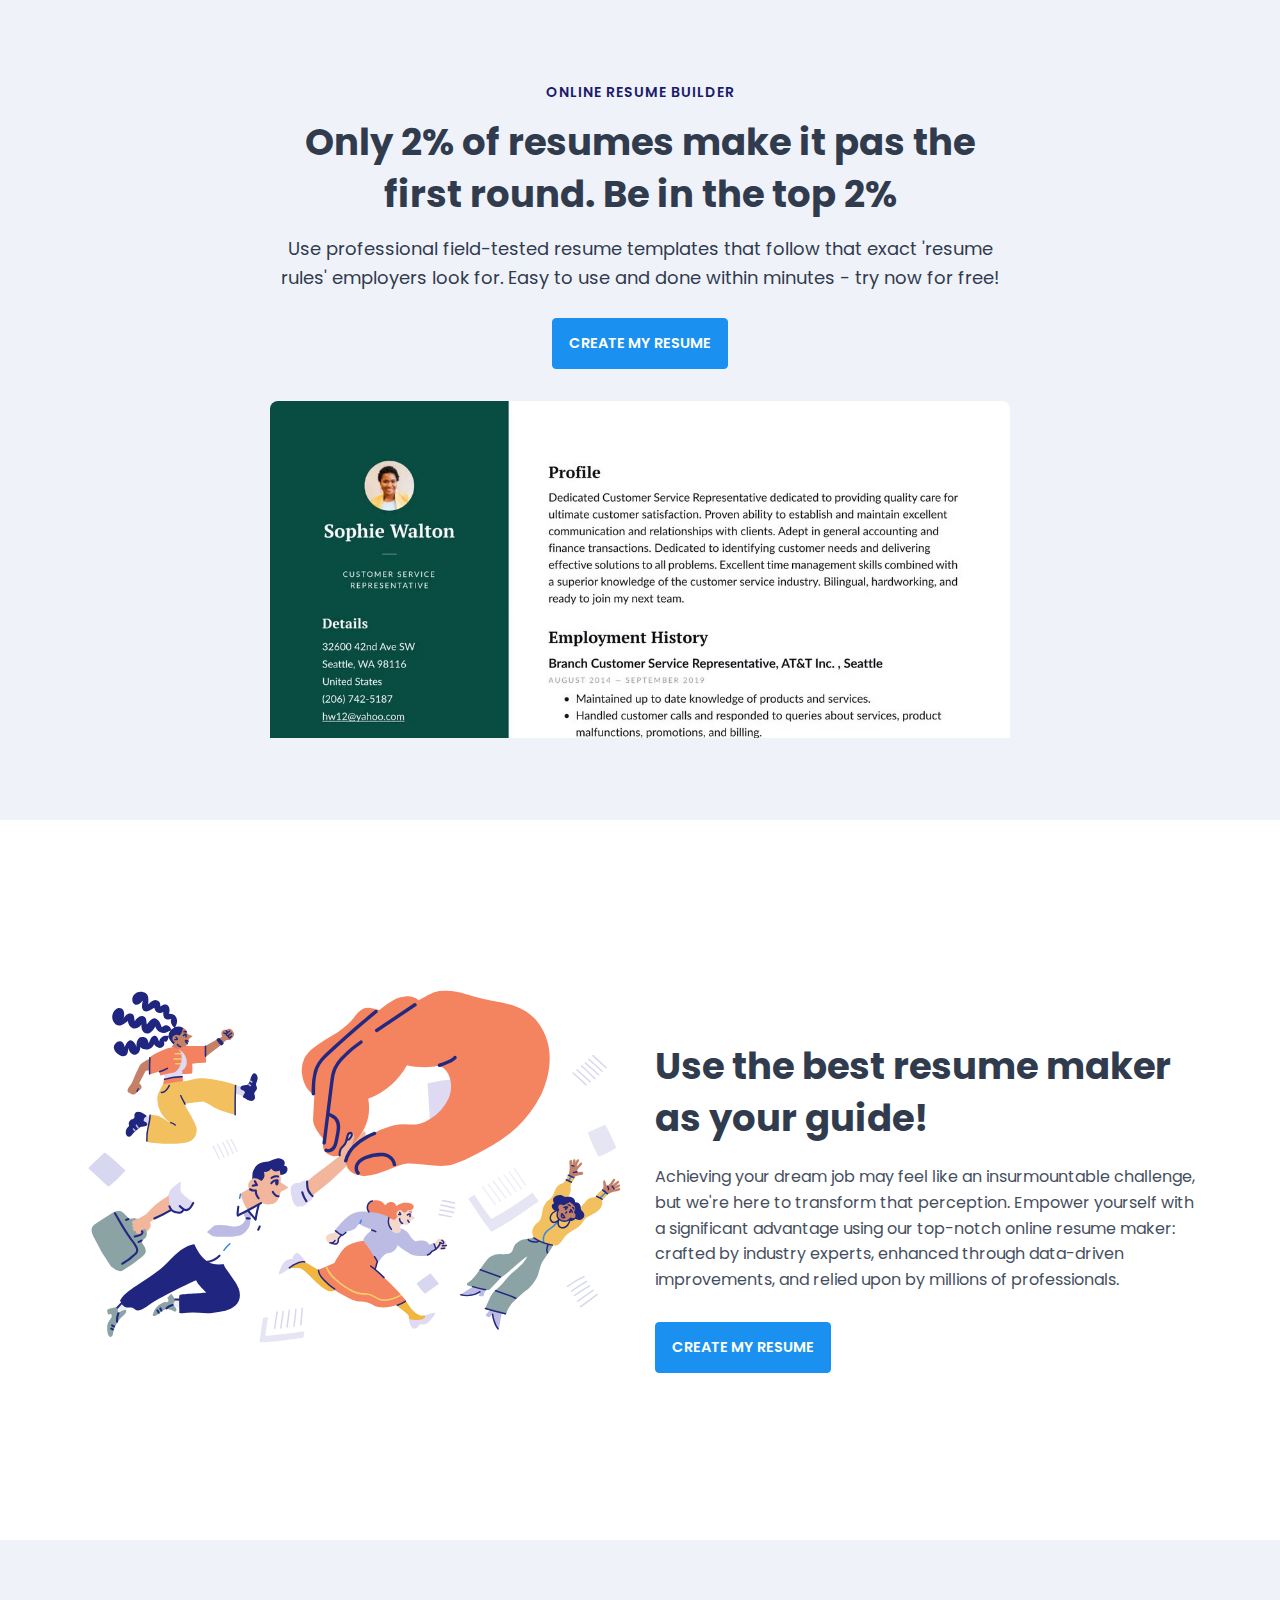
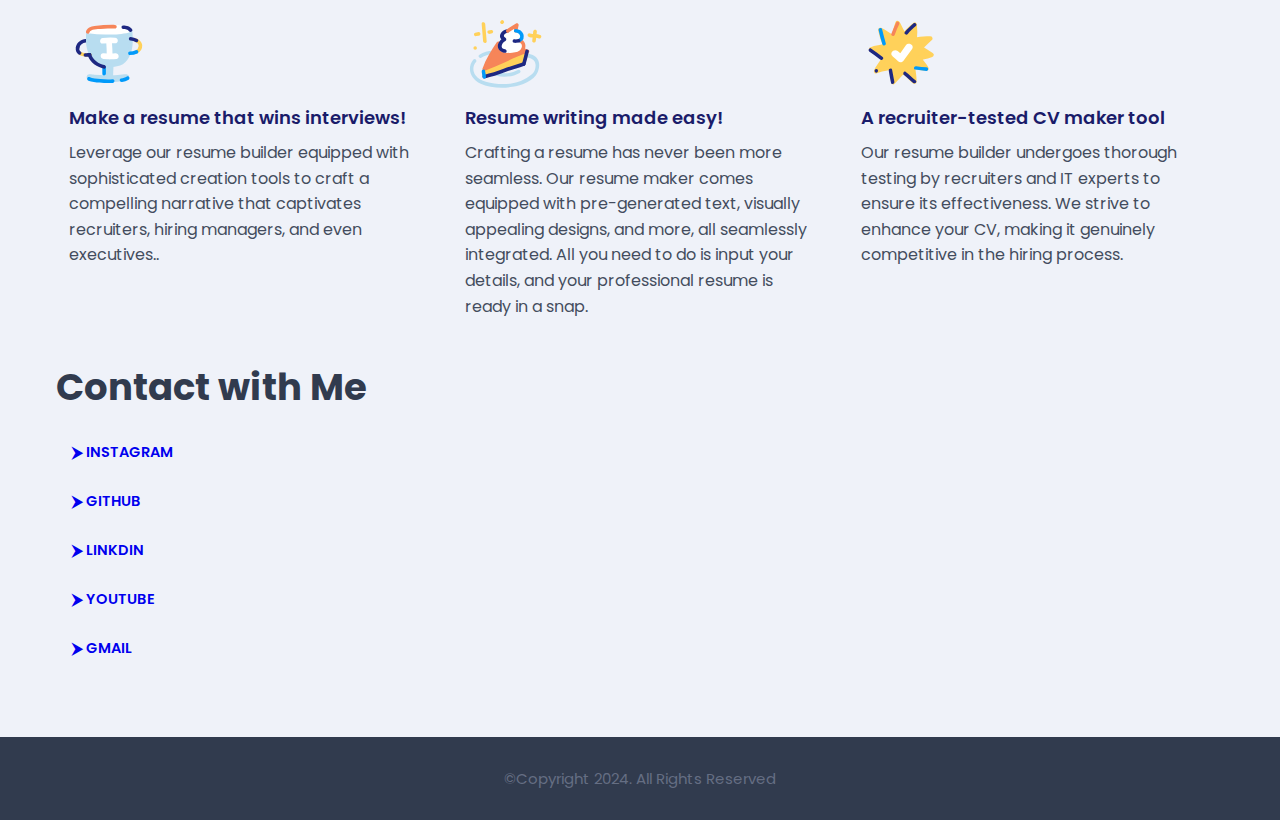
<file: index.html>
<!DOCTYPE html>
<html>

<head>
    <meta charset="utf-8">
    <meta http-equiv="X-UA-Compatible" content="IE=edge">
    <title>Create Resume Online</title>
    <meta name="description" content="">
    <meta name="viewport" content="width=device-width, initial-scale=1">
    <link rel="icon" type="image/icon" href="assets/images/curriculum-vitae.ico">
    <link rel="stylesheet" href="assets/css/main.css">
</head>

<body>


    <header class="header bg-bright" id="header">
        <div class="container">
            <div class="header-content text-center">
                <h6 class="text-uppercase text-blue-dark fs-14 fw-6 ls-1">online resume builder</h6>
                <h1 class="lg-title">Only 2% of resumes make it pas the first round. Be in the top 2%</h1>
                <p class="text-dark fs-18">Use professional field-tested resume templates that follow that exact 'resume
                    rules' employers look for. Easy to use and done within minutes - try now for free!</p>
                <a href="resume.html" class="btn btn-primary text-uppercase">create my resume</a>
                <img src="assets/images/dublin-resume-templates.avif">
            </div>
        </div>
    </header>

    <div class="section-one">
        <div class="container">
            <div class="section-one-content">
                <div class="section-one-l">
                    <img
                        src="assets/images/visual-0c7080adf17f1f207276f613447c924f667dab34b7ac415cd7ef653172defd0b.svg">
                </div>
                <div class="section-one-r text-center">
                    <h2 class="lg-title">Use the best resume maker as your guide!</h2>
                    <p class="text">Achieving your dream job may feel like an insurmountable challenge, but we're here
                        to transform that perception. Empower yourself with a significant advantage using our top-notch
                        online resume maker: crafted by industry experts, enhanced through data-driven improvements, and
                        relied upon by millions of professionals.</p>
                    <div class="btn-group">
                        <a href="resume.html" class="btn btn-primary text-uppercase">create my resume</a>
                        <!-- <a href = "#" class = "btn btn-secondary text-uppercase">watch video</a> -->
                    </div>
                </div>
            </div>
        </div>
    </div>

    <div class="section-two bg-bright">
        <div class="container">
            <div class="section-two-content">
                <div class="section-items">
                    <div class="section-item">
                        <div class="section-item-icon">
                            <img src="assets/images/feature-1-edf4481d69166ac81917d1e40e6597c8d61aa970ad44367ce78049bf830fbda5.svg"
                                alt="">
                        </div>
                        <h5 class="section-item-title">Make a resume that wins interviews!</h5>
                        <p class="text">Leverage our resume builder equipped with sophisticated creation tools to craft
                            a compelling narrative that captivates recruiters, hiring managers, and even executives..
                        </p>
                    </div>

                    <div class="section-item">
                        <div class="section-item-icon">
                            <img src="assets/images/feature-2-a7a471bd973c02a55d1b3f8aff578cd3c9a4c5ac4fc74423d94ecc04aef3492b.svg"
                                alt="">
                        </div>
                        <h5 class="section-item-title">Resume writing made easy!</h5>
                        <p class="text">Crafting a resume has never been more seamless. Our resume maker comes equipped
                            with pre-generated text, visually appealing designs, and more, all seamlessly integrated.
                            All you need to do is input your details, and your professional resume is ready in a snap.
                        </p>
                    </div>

                    <div class="section-item">
                        <div class="section-item-icon">
                            <img src="assets/images/feature-3-4e87a82f83e260488c36f8105e26f439fdc3ee5009372bb5e12d9421f32eabdd.svg"
                                alt="">
                        </div>
                        <h5 class="section-item-title">A recruiter-tested CV maker tool</h5>
                        <p class="text">Our resume builder undergoes thorough testing by recruiters and IT experts to
                            ensure its effectiveness. We strive to enhance your CV, making it genuinely competitive in
                            the hiring process.</p>
                    </div>
                    <div class="contact-section">
                        <h2 class="lg-title">Contact with Me</h2>
                        <a href="https://www.instagram.com/dev_nabarup/" class="btn btn-group text-uppercase">⮞
                            Instagram</a>
                        <br>
                        <a href="https://github.com/nabarup87" class="btn btn-group text-uppercase">⮞ GitHub</a>
                        <br>
                        <a href="https://www.linkedin.com/in/nabarup-roy-1a5002252/"
                            class="btn btn-group text-uppercase">⮞ Linkdin</a>
                        <br>
                        <a href="https://www.youtube.com/channel/UCrEi2b7_swbGMwLFgzzTU4Q"
                            class="btn btn-group text-uppercase">⮞ Youtube</a>
                        <br>
                        <a href="#" class="btn btn-group text-uppercase" id="GmailButton">⮞ Gmail</a>

                        <script>
                            document.getElementById('GmailButton').addEventListener('click', function () {
                                setTimeout(function () {
                                    window.location.href = "mailto:nabaruproy.dev@gmail.com";
                                }, 1000);
                            });
                        </script>


                    </div>
                </div>
            </div>
        </div>
    </div>

    <footer class="footer bg-dark">
        <div class="container">
            <div class="footer-content text-center">
                <p class="fs-15">&copy;Copyright 2024. All Rights Reserved</p>
            </div>
        </div>
    </footer>

</body>

</html>
</file>
<file: assets/css/main.css>
@import url('https://fonts.googleapis.com/css2?family=Manrope:wght@200;300;400;500;600;700;800&family=Poppins:ital,wght@0,100;0,200;0,300;0,400;0,500;0,600;0,700;0,800;0,900;1,100;1,200;1,300;1,400;1,500;1,600;1,700;1,800;1,900&display=swap');

:root{
    --clr-blue: #1A91F0;
    --clr-blue-mid: #1170CD;
    --clr-blue-dark: #1A1C6A;
    --clr-white: #fff;
    --clr-bright: #EFF2F9;
    --clr-dark: #313b4e;
    --clr-black: #000;
    --clr-grey: #656e83;
    --clr-green: #084C41;
    --font-poppins: 'Poppins', sans-serif;
    --font-manrope: 'Manrope', sans-serif;;
    --transition: all 300ms ease-in-out;
}

*{
    padding: 0;
    margin: 0;
    box-sizing: border-box;
}

html{
    font-size: 10px;
}

body{
    font-size: 1.6rem;
    font-family: var(--font-poppins);
}

button{
    border: none;
    background-color: transparent;
    outline: 0;
    cursor: pointer;
    font-family: inherit;
}

img{
    width: 100%;
    display: block;
}

a{
    text-decoration: none;
}

/* fonts */
.font-poppins{font-family: var(--font-poppins);}
.font-manrope{font-family: var(--font-manrope);}

/* text colors */
.text-blue{color: var(--clr-blue);}
.text-blue-mid{color: var(--clr-blue-mid);}
.text-blue-dark{color: var(--clr-blue-dark);}
.text-bright{color: var(--clr-bright);}
.text-dark{color: var(--clr-dark);}
.text-grey{color: var(--clr-grey);}
.text-white{color: var(--clr-white);}

/* backgrounds */
.bg-blue{background-color: var(--clr-blue);}
.bg-blue-mid{background-color: var(--clr-blue-mid);}
.bg-blue-dark{background-color: var(--clr-blue-dark);}
.bg-bright{background-color: var(--clr-bright);}
.bg-dark{background-color: var(--clr-dark);}
.bg-grey{background-color: var(--clr-grey);}
.bg-white{background-color: var(--clr-white);}
.bg-black{background-color: var(--clr-black);}
.bg-green{background-color: var(--clr-green);}

.text-center{ text-align: center;}
.text-left{text-align: left;}
.text-right{text-align: right;}
.text-uppercase{text-transform: uppercase;}
.text-lowercase{text-transform: lowercase;}
.text-capitalize{text-transform: capitalize;}
.text{
    color: var(--clr-dark);
    opacity: 0.9;
    margin: 2rem 0;
    line-height: 1.6;
}

.fw-2{font-weight: 200;}
.fw-3{font-weight: 300;}
.fw-4{font-weight: 400;}
.fw-5{font-weight: 500;}
.fw-6{font-weight: 600;}
.fw-7{font-weight: 700;}
.fw-8{font-weight: 800;}

.fs-13{font-size: 13px;}
.fs-14{font-size: 14px;}
.fs-15{font-size: 15px;}
.fs-16{font-size: 16px;}
.fs-17{font-size: 17px;}
.fs-18{font-size: 18px;}
.fs-19{font-size: 19px;}
.fs-20{font-size: 20px;}
.fs-21{font-size: 21px;}
.fs-22{font-size: 22px;}
.fs-23{font-size: 23px;}
.fs-24{font-size: 24px;}
.fs-25{font-size: 25px;}

.ls-1{letter-spacing: 1px;}
.ls-2{letter-spacing: 2px;}

.container{
    max-width: 1200px;
    margin: 0 auto;
    padding: 0 1.6rem;
}

/* bars button */
.bars{
    display: flex;
    flex-direction: column;
    justify-content: space-between;
    height: 16.5px;
    width: 25px;
}
.bars .bar{
    width: 100%;
    height: 2px;
    background-color: var(--clr-blue);
    transition: var(--transition);
}

.bars:hover .bar{
    background-color: var(--clr-dark);
}

/* buttons */
.btn{
    font-size: 14.5px;
    font-weight: 600;
    padding: 1.4rem 1.6rem;
    border-radius: 4px;
    display: inline-block;
}

.btn-primary{
    background-color: var(--clr-blue);
    color: var(--clr-white);
    border: 1px solid var(--clr-blue);
    transition: var(--transition);
}

.btn-primary:hover{
    background-color: transparent;
    color: var(--clr-dark);
    border-color: var(--clr-grey);
}

.btn-secondary{
    background-color: transparent;
    color: var(--clr-dark);
    border: 1px solid var(--clr-grey);
    transition: var(--transition);
}

.btn-secondary:hover{
    background-color: var(--clr-blue);
    color: var(--clr-white);
    border-color: var(--clr-blue);
}

.btn-group button:first-child, .btn-group a:first-child{
    margin-right: 1rem!important;
}

/* navbar part */
.navbar{
    height: 80px;
    display: flex;
    align-items: center;
    box-shadow: rgba(0, 0, 0, 0.08) 0px 3px 8px;
}

.navbar .container{
    width: 100%;
}

.navbar-brand{
    display: flex;
    align-items: center;
    justify-content: flex-start;
    font-size: 1.8rem;
}
.navbar-brand-text{
    color: var(--clr-dark);
    font-weight: 600;
}
.navbar-brand-text span{
    color: var(--clr-blue);
}
.navbar-brand-icon{
    width: 25px;
    margin-right: 6px;
    opacity: 0.8;
}
.brand-and-toggler{
    display: flex;
    align-items: center;
    justify-content: space-between;
}
.header{
    min-height: calc(100vh - 80px);
    display: flex;
    flex-direction: column;
    align-items: center;
    justify-content: center;
}
.header-content{
    max-width: 740px;
    margin-right: auto;
    margin-left: auto;
}
.header-content img{
    max-width: 760px;
    border-top-right-radius: 8px;
    border-top-left-radius: 8px;
    margin-top: 3.2rem;
}
.lg-title{
    margin: 1.4rem 0;
    font-size: 37px;
    line-height: 1.4;
    color: var(--clr-dark);
}
.header-content p{
    margin-bottom: 2.6rem;
    line-height: 1.6;
}


/* section one */
.section-one{
    padding: 64px 0;
    min-height: 80vh;
    display: flex;
    align-items: center;
}
.section-one-l img{
    max-width: 545px;
    margin-right: auto;
    margin-left: auto;
}
.section-one-r{
    margin-top: 4rem;
}

.section-one .btn-group{
    margin-top: 2rem;
}
.section-one-r{
    max-width: 545px;
    margin-right: auto;
    margin-left: auto;
}
.section-one-r .btn-group{
    margin-top: 3rem;
}

/* section two */
.section-two{
    padding: 64px 0;
}
.section-two .section-items{
    display: grid;
    gap: 2rem;
}

.section-two .section-item{
    max-width: 350px;
    text-align: center;
    margin-right: auto;
    margin-left: auto;
}
.section-two .section-item-icon{
    margin: 1rem 0;
}
.section-two .section-item-icon img{
    width: 80px;
    margin-right: auto;
    margin-left: auto;
}
.section-two .section-item-title{
    color: var(--clr-blue-dark);
    font-size: 1.8rem;
    font-weight: 600;
}
.section-two .text{
    margin: 0.9rem 0;
}

/* footer */
.footer{
    padding: 3rem 0;
}
.footer-content p{
    color: var(--clr-grey);
}
.footer-content p span{
    color: var(--clr-white);
}

/* media queries */
@media screen and (min-width: 768px){
    .section-two .section-items{
        grid-template-columns: repeat(2, 1fr);
    }
}

@media screen and (min-width: 992px){
    .section-one-content{
        display: grid;
        grid-template-columns: repeat(2, 1fr);
        column-gap: 3rem;
    }
    .section-one-r{
        text-align: left;
    }
    .section-two .section-items{
        grid-template-columns: repeat(3, 1fr);
    }
    .section-two .section-item{
        text-align: left;
    }
    .section-two .section-item-icon img{
        margin-left: 0;
    }
}



/* resume page */
#about-sc{
    padding: 64px 0;
}

.cv-form-row-title{
    background-color: var(--clr-dark);
    padding: 0.8rem 1.6rem;
    margin-bottom: 2rem;
}

.cv-form-row-title h3{
    color: var(--clr-white);
    font-weight: 500;
    text-transform: uppercase;
    letter-spacing: 1.5px;
    font-size: 1.7rem;
}
.cv-form-blk{
    margin: 3rem 0;
}
.cv-form-row{
    padding: 3rem 2rem 0 2rem;
    border: 1px solid rgba(0, 0, 0, 0.08);
    margin-bottom: 1rem;
    position: relative;
}
textarea{
    resize: none;
}
.form-elem{
    margin-bottom: 3rem;
    position: relative;
}
.form-label{
    display: block;
    font-weight: 600;
    font-size: 14px;
    color: var(--clr-dark);
    margin-bottom: 0.5rem;
}
.form-control{
    border-radius: none;
    border: 1px solid rgba(0, 0, 0, 0.1);
    font-size: 14px;
    padding: 0.8rem 1.6rem;
    font-family: inherit;
    width: 100%;
    outline: 0;
    transition: var(--transition);
}

.form-control:focus{
    border-color: rgba(0, 0, 0, 0.3);
}
.form-text{
    color: #ca0b00;
    font-size: 12px;
    position: absolute;
    letter-spacing: 0.5px;
    top: calc(100% + 2px);
    left: 0;
    width: 100%;
}
.cols-3, .cols-2{
    display: grid;
}
.repeater-add-btn{
    width: 25px;
    height: 25px;
    background-color: var(--clr-blue-mid);
    font-size: 1.6rem;
    color: var(--clr-white);
    margin: 1rem 0;
}
.repeater-remove-btn{
    position: absolute;
    top: 10px;
    right: 10px;
    z-index: 999;
    width: 25px;
    height: 25px;
    border-radius: 50%;
    background-color: #ca0b00;
    color: var(--clr-white);
    font-size: 1.6rem;
}

/* preview section */
.preview-cnt{
    border-radius: 5px;
    display: grid;
    grid-template-columns: 32% auto;
    box-shadow: rgba(149, 157, 165, 0.2) 0px 8px 24px;
    overflow: hidden;
}

.preview-cnt-l{
    padding: 3rem 3rem 2rem 3rem;
}
.preview-cnt-r{
    padding: 3rem 3rem 3rem 4rem;
}
.preview-cnt-l .preview-blk:nth-child(1){
    text-align: center;
}
.preview-image{
    width: 120px;
    height: 120px;
    border-radius: 50%;
    overflow: hidden;
    margin-right: auto;
    margin-left: auto;
}
.preview-image img{
    width: 100%;
    height: 100%;
    object-fit: cover;
}
.preview-item-name{
    font-size: 2.4rem;
    font-weight: 600;
    margin: 1.8rem 0;
    position: relative;
}
.preview-item-name::after{
    position: absolute;
    content: "";
    bottom: -10px;
    width: 50px;
    height: 1.5px;
    background-color: rgba(255, 255, 255, 0.5);
    left: 50%;
    transform: translateX(-50%);
}
.preview-blk{
    padding: 1rem 0;
    margin-bottom: 1rem;
}
.preview-blk-title h3{
    text-transform: uppercase;
    letter-spacing: 0.5px;
    border-bottom: 0.5px solid rgba(0, 0, 0, 0.08);
    padding-bottom: 0.5rem;
}
.preview-blk-title{
    margin-bottom: 1rem;
}
.preview-blk-list .preview-item{
    font-size: 1.5rem;
    margin-bottom: 0.2rem;
    opacity: 0.95;
}
.preview-cnt-r .preview-blk-title{
    color: var(--clr-dark);
}
.preview-cnt-r .preview-blk-list .preview-item{
    margin-top: 1.8rem;
}

.achievements-items.preview-blk-list .preview-item span:first-child,
.educations-items.preview-blk-list .preview-item span:first-child,
.experiences-items.preview-blk-list .preview-item span:first-child{
    display: block;
    font-weight: 600;
    margin-bottom: 1rem;
    background-color: rgba(0, 0, 0, 0.03);
}

.educations-items.preview-blk-list .preview-item span:nth-child(2),
.experiences-items.preview-blk-list .preview-item span:nth-child(2){
    font-weight: 600;
    margin-right: 1rem;
}

.educations-items.preview-blk-list .preview-item span:nth-child(3),
.experiences-items.preview-blk-list .preview-item span:nth-child(3){
    font-style: italic;
    margin-right: 1rem;
}

.educations-items.preview-blk-list .preview-item span:nth-child(4),
.educations-items.preview-blk-list .preview-item span:nth-child(5),
.experiences-items.preview-blk-list .preview-item span:nth-child(4),
.experiences-items.preview-blk-list .preview-item span:nth-child(5){
    margin-right: 1rem;
    background-color: var(--clr-green);
    color: var(--clr-white);
    padding: 0 1rem;
    border-radius: 0.6rem;
}

.educations-items.preview-blk-list .preview-item span:nth-child(6),
.experiences-items.preview-blk-list .preview-item span:nth-child(6){
    font-size: 13.5px;
    display: block;
    opacity: 0.8;
    margin-top: 1rem;
}
.projects-items.preview-blk-list .preview-item span{
    display: block;
}

@media screen and (min-width: 768px){
    .cols-3{
        grid-template-columns: repeat(3, 1fr);
        column-gap: 2rem;
    }
    .cols-2{
        grid-template-columns: repeat(2, 1fr);
        column-gap: 2rem;
    }
}

@media screen and (min-width: 992px){
    .cv-form-row{
        padding: 3rem 3rem 0rem 3rem;
    }
    .cols-3{
        grid-template-columns: repeat(3, 1fr);
    }
}

.print-btn-sc{
    margin: 2rem 0 6rem 0;
}

/* print section */
@media print{
    body *{
        visibility: hidden;
    }

    .non_print_area{
        display: none;
    }

    .print_area, .print_area *{
        visibility: visible;
    }

    .print_area{
        width: 100%;
        position: absolute;
        left: 0;
        top: 0;
        overflow: hidden;
    }
}
</file>
